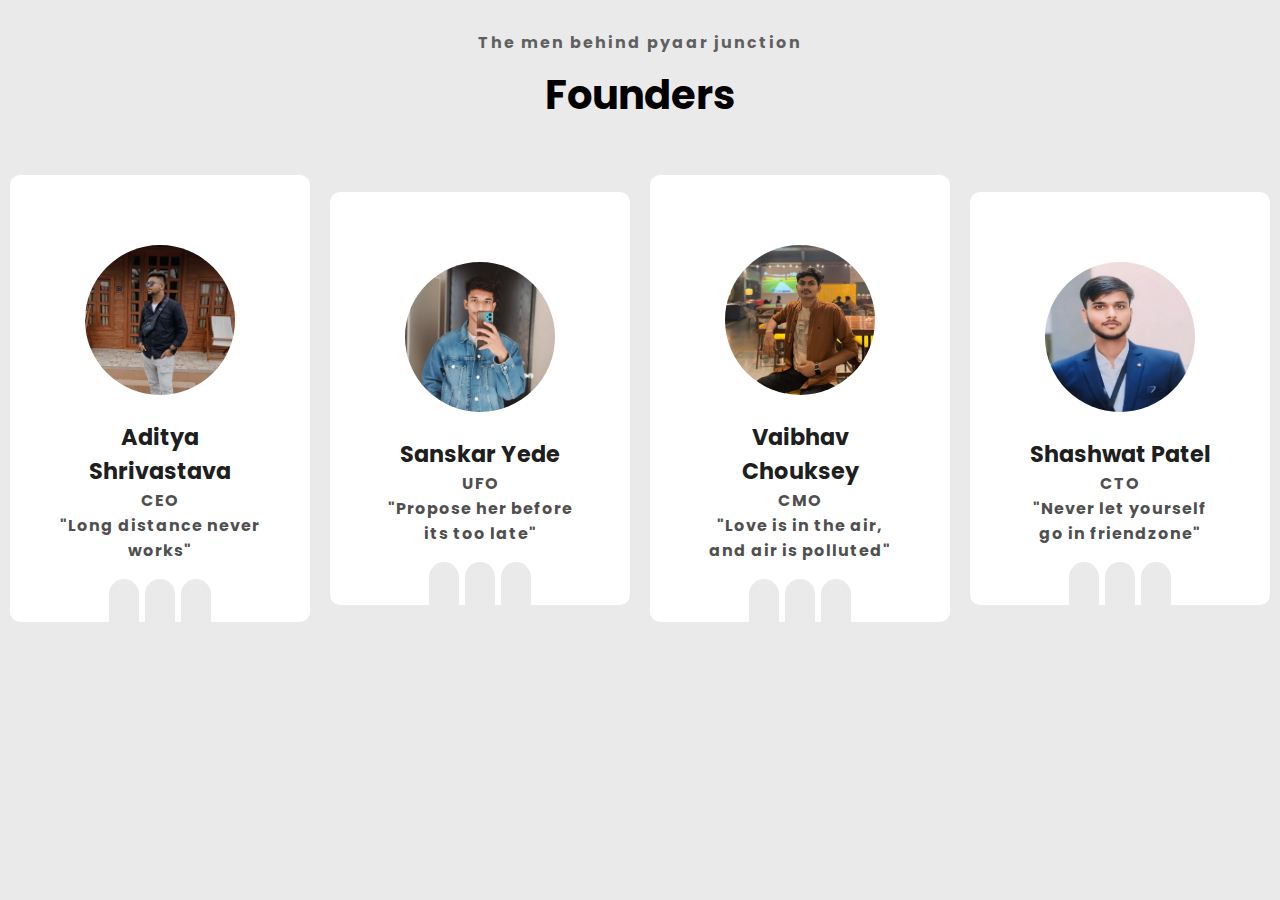
<file: Projectsriv/Project/founders.html>
<!DOCTYPE html>
<html lang="en">
<head>
    <meta charset="UTF-8">
    <meta http-equiv="X-UA-Compatible" content="IE=edge">
    <meta name="viewport" content="width=device-width, initial-scale=1.0">
    <title>Profile Cards Design</title>
    <link rel="stylesheet" href="https://cdnjs.cloudflare.com/ajax/libs/font-awesome/6.2.1/css/all.min.css" integrity="sha512-MV7K8+y+gLIBoVD59lQIYicR65iaqukzvf/nwasF0nqhPay5w/9lJmVM2hMDcnK1OnMGCdVK+iQrJ7lzPJQd1w==" crossorigin="anonymous" referrerpolicy="no-referrer" />
    <link rel="stylesheet" href="founders.css">
</head>
<body>

    <div class="container">
        <p>The men behind pyaar junction</p>
        <h1>Founders</h1>

        <div class="card-wrapper">
            <div class="card">
                <div class="profile-img">
                    <img src="me.jpg">
                </div>
                <div class="content">
                    <h3>Aditya Shrivastava</h3>
                    <p>CEO</p>
                    <p>"Long distance never works"</p>
                    <div class="social-media">
                        <i class="fa-brands fa-facebook"></i>
                        <i class="fa-brands fa-youtube"></i>
                        <i class="fa-brands fa-instagram"><a href="https://www.instagram.com/yaarr.adi?igsh=aWZ6Z3U0bjhoOHhn"></a></i>
                    </div>
                </div>
            </div>

            <!-- Profile 2 -->

            <div class="card">
                <div class="profile-img">
                    <img src="ss.jpg">
                </div>
                <div class="content">
                    <h3>Sanskar Yede</h3>
                    <p>UFO</p>
                    <p>"Propose her before its too late"</p>
                    <div class="social-media">
                        <i class="fa-brands fa-facebook"></i>
                        <i class="fa-brands fa-youtube"></i>
                        <i class="fa-brands fa-instagram"></i>
                    </div>
                </div>
            </div>


            <!-- Profile 3 -->

            <div class="card">
                <div class="profile-img">
                    <img src="choku.jpg">
                </div>
                <div class="content">
                    <h3>Vaibhav Chouksey</h3>
                    <p>CMO</p>
                    <p>"Love is in the air, and air is polluted"</p>
                    <div class="social-media">
                        <i class="fa-brands fa-facebook"></i>
                        <i class="fa-brands fa-youtube"></i>
                        <i class="fa-brands fa-instagram"></i>
                    </div>
                </div>
            </div>

            <!-- Profile 4 -->

            <div class="card">
                <div class="profile-img">
                    <img src="CR.jpg">
                </div>
                <div class="content">
                    <h3>Shashwat Patel</h3>
                    <p>CTO</p>
                    <p>"Never let yourself go in friendzone"</p>
                    <div class="social-media">
                        <i class="fa-brands fa-facebook"></i>
                        <i class="fa-brands fa-youtube"></i>
                        <i class="fa-brands fa-instagram"></i>
                    </div>
                </div>
            </div>
        </div>
    </div>
    
</body>
</html>
</file>
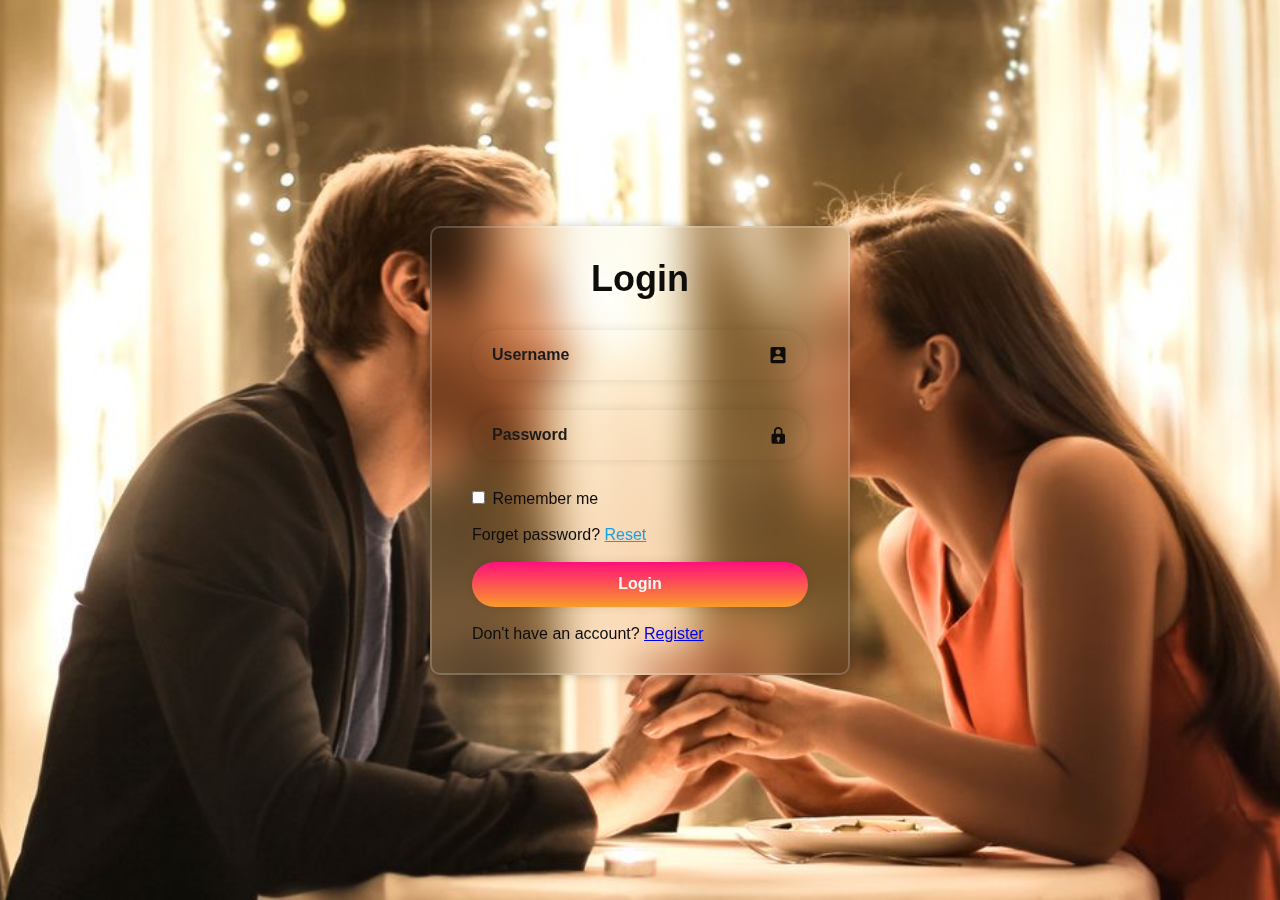
<file: Projectsriv/Project/login.html>
<!DOCTYPE html>
<html>
  <head>
    <meta charset="UTF-8">
    <meta http-equiv="X-UA-Compatible" content="IE=edge">
    <meta name="viewport" content="width=device-width, initial-scale=1.0"> 
        <title>Login Form in HTML and CSS | Codehal </title> 
    <link rel="stylesheet" href="login.css">
    <link href='https://unpkg.com/boxicons@2.1.4/css/boxicons.min.css' rel='stylesheet'>
  </head>
    

    <body>
    <form>
    <div class="wrapper"> <form action="">
        <h1>Login</h1>
<div class="input-box">
<input type="text" placeholder="Username" required>
<i class='bx bxs-user-rectangle'></i>
</div>

<div class="input-box">
<input type="password" placeholder="Password" required>
<i class='bx bxs-lock'></i>
</div>

<div class="remember-forgot">
<label><input type="checkbox"> Remember me</label><br><br>
<p>Forget password? <a href="#">Reset</a> </p> 
</div><br>
<button type="submit" class="btn" onclick="redirectToswipepage()">Login</button><br>

<script>
  function redirectToswipePage() {
      window.location.href = "swipe.html";
  }
  </script>

<div class="register-link"><br>
<p>Don't have an account? <a href="register.html">Register</a></p>
</div>
</form>

  </body>
</html>
</file>
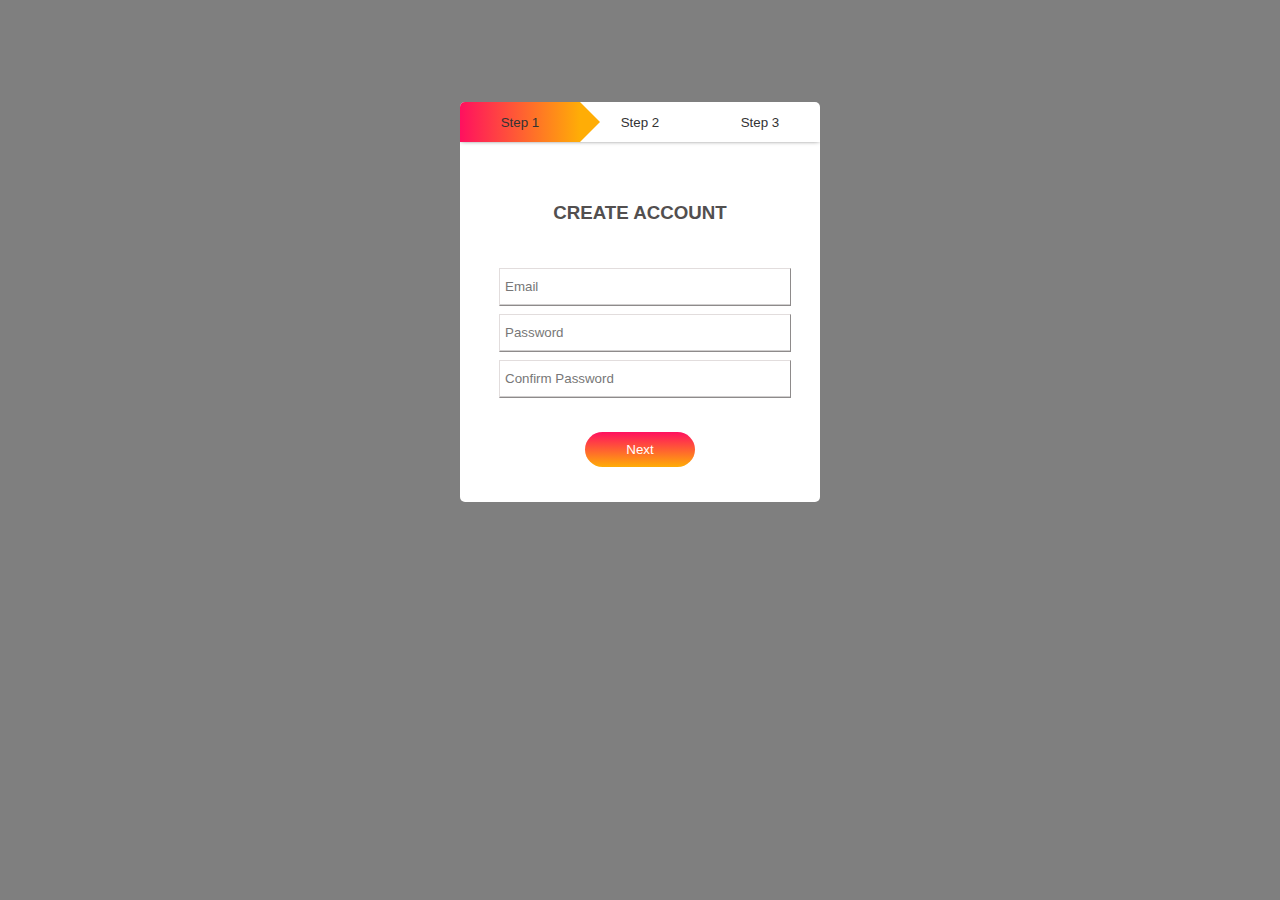
<file: Projectsriv/Project/register.html>
<!DOCTYPE html>
<html>
  <head>
    <meta charset="UTF-8">
    <meta http-equiv="X-UA-Compatible" content="IE=edge">
    <meta name="viewport" content="width=device-width, initial-scale=1.0"> 
        <title>Login Form in HTML and CSS | Codehal </title> 
    <link rel="stylesheet" href="register.css">
    <link href='https://unpkg.com/boxicons@2.1.4/css/boxicons.min.css' rel='stylesheet'>
  </head>
  <body>
    <body>
        <div class="container">
            <form id="form1">
                <h3>CREATE ACCOUNT</h3>
                <input type="text" placeholder="Email" required>
                <input type="password" placeholder="Password" required>
                <input type="password" placeholder="Confirm Password" required>
                <div class="btn-box">
                    <button id="next1" type="button">Next</button>
                </div>
            </form>
            <form id="form2">
                <h3>PERSONAL DETAILS</h3>
                <label for="Name">So, what do you like to be called?</label>
                <input type="text" placeholder="Name" required>
                <br><br>
                <label for="Age">How old are you?</label>
                <input type="number" placeholder="Age" required>
                <div class="btn-box">
                    <button id="back1" type="button">Back</button>
                    <button id="next2" type="button">Next</button>
                </div>
            </form>
            <form id="form3">
                <h3>What's your Gender?</h3>

                <div class="radio-container">
                    <div class="radio-wrapper">
                      <label class="radio-button">
                        <input id="option1" name="radio-group" type="radio">
                        <span class="radio-checkmark"></span>
                        <span class="radio-label">Male</span>
                      </label>
                    </div>
                  
                    <div class="radio-wrapper">
                      <label class="radio-button">
                        <input id="option2" name="radio-group" type="radio">
                        <span class="radio-checkmark"></span>
                        <span class="radio-label">Female</span>
                      </label>
                    </div>
                  
                    <div class="radio-wrapper">
                      <label class="radio-button">
                        <input id="option3" name="radio-group" type="radio">
                        <span class="radio-checkmark"></span>
                        <span class="radio-label">Other</span>
                      </label>
                    </div>
                  </div>
                  
                  <div class="checkbox-wrapper-46">
                    <input type="checkbox" id="cbx-46" class="inp-cbx" />
                    <label for="cbx-46" class="cbx"
                      ><span>
                        <svg viewBox="0 0 12 10" height="10px" width="12px">
                          <polyline points="1.5 6 4.5 9 10.5 1"></polyline></svg></span
                      ><span>Show on profile</span>
                    </label>
                  </div>
                  

                <div class="btn-box">
                    <button id="back2" type="button">Back</button>
                    <button id="next3" type="button" onclick="redirectToswipePage()">Submit</button>
                </div>
                <script>
                  function redirectToswipePage() {
                      window.location.href = "register2.html";
                  }
                  </script>


            </form>
           

           

            
            </form>
            <div class="step-row">
                <div id="progress"></div>
                <div class="step-col"><small>Step 1</small></div>
                <div class="step-col"><small>Step 2</small></div>
                <div class="step-col"><small>Step 3</small></div>
            </div>


            
        </div>
        <script>
            var form1 = document.getElementById("form1");
            var form2 = document.getElementById("form2");
            var form3 = document.getElementById("form3");
            var next1 = document.getElementById("next1");
            var next2 = document.getElementById("next2");
            var back1 = document.getElementById("back1");
            var back2 = document.getElementById("back2"); // Corrected variable name
            var progress = document.getElementById("progress");

            next1.onclick = function() {
                form1.style.left = "-450px";
                form2.style.left = "40px";
                progress.style.width ="240px";
            }
        
            next2.onclick = function() {
                form2.style.left = "-450px";
                form3.style.left = "40px";
                progress.style.width ="360px";
            }
        


            back1.onclick = function() {
                form1.style.left = "40px";
                form2.style.left = "450px";
                progress.style.width ="120px";
            }
        
            back2.onclick = function() {
                form2.style.left = "40px";
                form3.style.left = "450px";
                progress.style.width ="240px";
            }
        </script>
  </body>
</html>
</file>
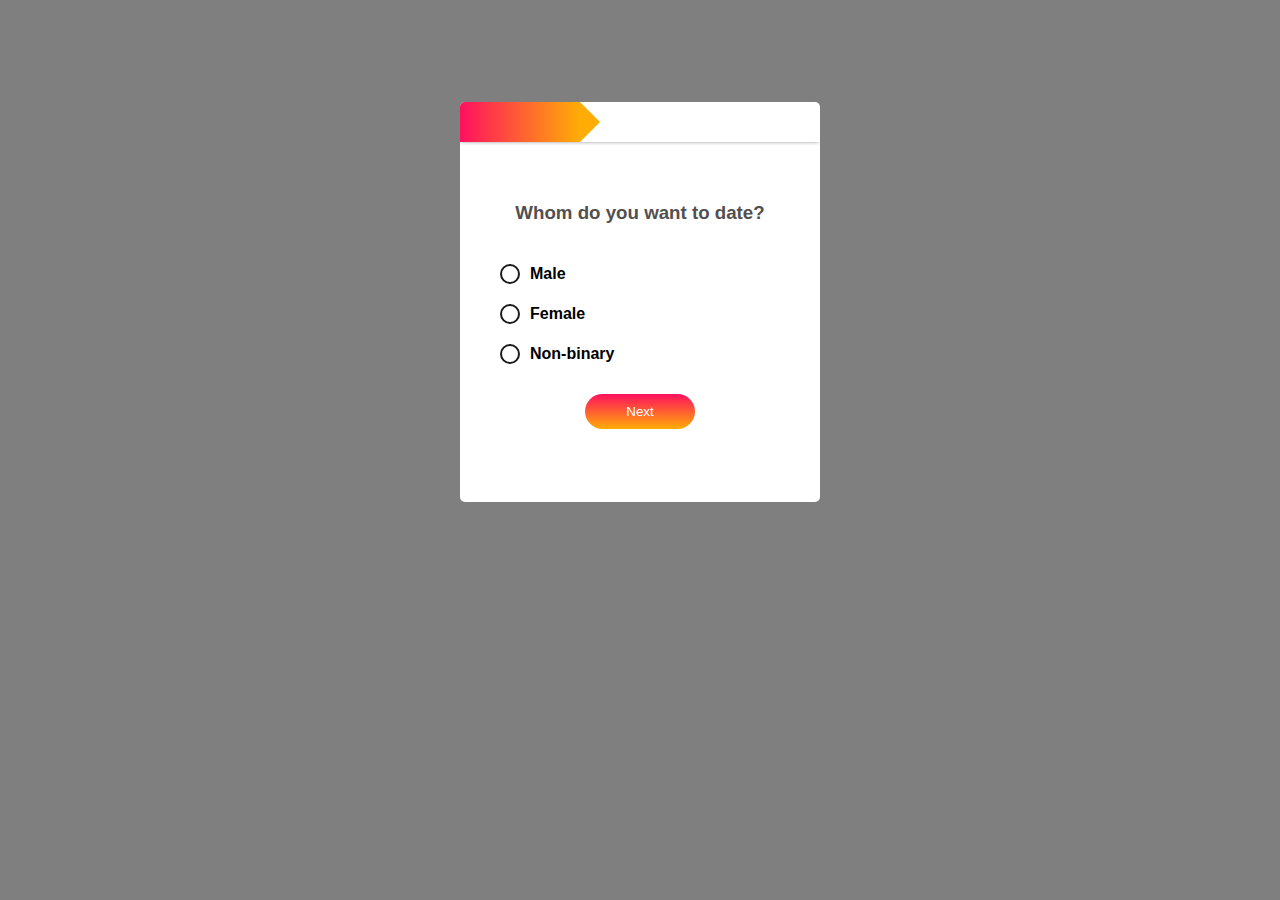
<file: Projectsriv/Project/register2.html>
<!DOCTYPE html>
<html>
  <head>
    <meta charset="UTF-8">
    <meta http-equiv="X-UA-Compatible" content="IE=edge">
    <meta name="viewport" content="width=device-width, initial-scale=1.0"> 
        <title>Login Form in HTML and CSS | Codehal </title> 
    <link rel="stylesheet" href="register.css">
    <link href='https://unpkg.com/boxicons@2.1.4/css/boxicons.min.css' rel='stylesheet'>
  </head>
  <body>
    <body>
        <div class="container">
            <form id="form1">
                <h3>Whom do you want to date?</h3>

                <div class="radio-container">
                    <div class="radio-wrapper">
                      <label class="radio-button">
                        <input id="option1" name="radio-group" type="radio">
                        <span class="radio-checkmark"></span>
                        <span class="radio-label">Male</span>
                      </label>
                    </div>
                  
                    <div class="radio-wrapper">
                      <label class="radio-button">
                        <input id="option2" name="radio-group" type="radio">
                        <span class="radio-checkmark"></span>
                        <span class="radio-label">Female</span>
                      </label>
                    </div>
                  
                    <div class="radio-wrapper">
                      <label class="radio-button">
                        <input id="option3" name="radio-group" type="radio">
                        <span class="radio-checkmark"></span>
                        <span class="radio-label">Non-binary</span>
                      </label>
                    </div>
                  </div>
                  <div class="btn-box">
                   
                   
                    <button id="next1" type="button">Next</button>
                </div>
            


            </form>

            <form id="form2">
                <h3>What's your education</h3>

                <div class="radio-container">
                    <div class="radio-wrapper">
                      <label class="radio-button">
                        <input id="option1" name="radio-group" type="radio">
                        <span class="radio-checkmark"></span>
                        <span class="radio-label">High School</span>
                      </label>
                    </div>
                  
                    <div class="radio-wrapper">
                      <label class="radio-button">
                        <input id="option2" name="radio-group" type="radio">
                        <span class="radio-checkmark"></span>
                        <span class="radio-label">In College</span>
                      </label>
                    </div>
                  
                    <div class="radio-wrapper">
                      <label class="radio-button">
                        <input id="option3" name="radio-group" type="radio">
                        <span class="radio-checkmark"></span>
                        <span class="radio-label">Undergraduate</span>
                      </label>
                    </div>
                    <div class="radio-wrapper">
                        <label class="radio-button">
                          <input id="option4" name="radio-group" type="radio">
                          <span class="radio-checkmark"></span>
                          <span class="radio-label">Post graduate</span>
                        </label>
                      </div>
                  </div>
                  <div class="btn-box">
                   
                    <button id="back1" type="button">Back</button>
                    <button id="next2" type="button">Next</button>
                </div>
            


            </form>
            <form id="form3">
                <h3>Do you drink?</h3>

                <div class="radio-container">
                    <div class="radio-wrapper">
                      <label class="radio-button">
                        <input id="option1" name="radio-group" type="radio">
                        <span class="radio-checkmark"></span>
                        <span class="radio-label">Frequently</span>
                      </label>
                    </div>
                  
                    <div class="radio-wrapper">
                      <label class="radio-button">
                        <input id="option2" name="radio-group" type="radio">
                        <span class="radio-checkmark"></span>
                        <span class="radio-label">Socially</span>
                      </label>
                    </div>
                  
                    <div class="radio-wrapper">
                      <label class="radio-button">
                        <input id="option3" name="radio-group" type="radio">
                        <span class="radio-checkmark"></span>
                        <span class="radio-label">Rarely</span>
                      </label>
                    </div>
                    <div class="radio-wrapper">
                        <label class="radio-button">
                          <input id="option4" name="radio-group" type="radio">
                          <span class="radio-checkmark"></span>
                          <span class="radio-label">Sober</span>
                        </label>
                      </div>
                  </div>
                  
            
                  

                <div class="btn-box">
                    <button id="back2" type="button">Back</button>
                    <button id="next3" type="button" onclick="redirectToswipePage()">Next</button>
                </div>
                <script>
                  function redirectToswipePage() {
                      window.location.href = "register3.html";
                  }
                  </script>


            </form>
           

           

            
            </form>
            <div class="step-row">
                <div id="progress"></div>
                <div class="step-col"><small></small></div>
                <div class="step-col"><small></small></div>
                <div class="step-col"><small></small></div>
            </div>


            
        </div>
        <script>
            var form1 = document.getElementById("form1");
            var form2 = document.getElementById("form2");
            var form3 = document.getElementById("form3");
            var next1 = document.getElementById("next1");
            var next2 = document.getElementById("next2");
            var back1 = document.getElementById("back1");
            var back2 = document.getElementById("back2"); // Corrected variable name
            var progress = document.getElementById("progress");

            next1.onclick = function() {
                form1.style.left = "-450px";
                form2.style.left = "40px";
                progress.style.width ="240px";
            }
        
            next2.onclick = function() {
                form2.style.left = "-450px";
                form3.style.left = "40px";
                progress.style.width ="360px";
            }
        


            back1.onclick = function() {
                form1.style.left = "40px";
                form2.style.left = "450px";
                progress.style.width ="120px";
            }
        
            back2.onclick = function() {
                form2.style.left = "40px";
                form3.style.left = "450px";
                progress.style.width ="240px";
            }
        </script>
  </body>
</html>
</file>
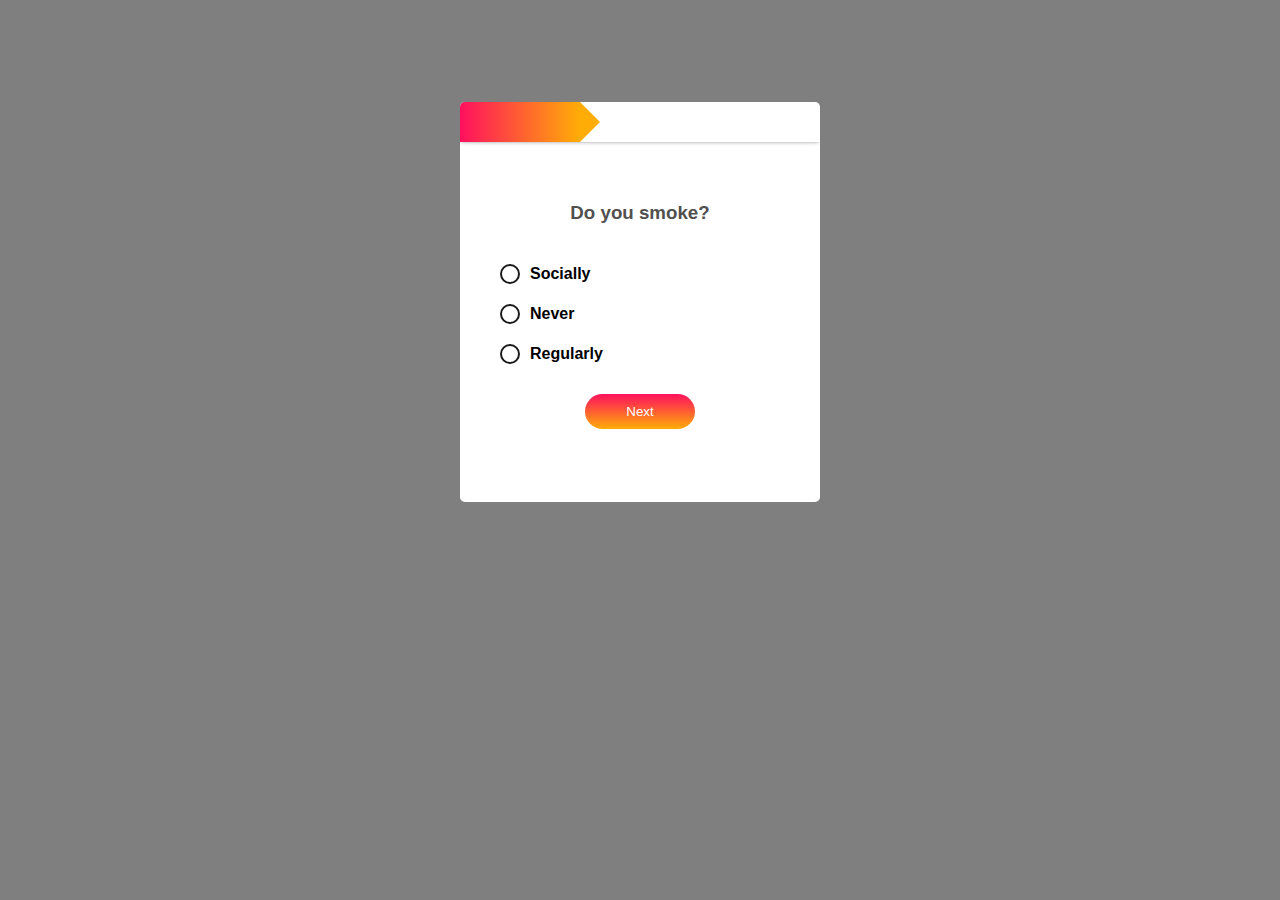
<file: Projectsriv/Project/register3.html>
<!DOCTYPE html>
<html>
  <head>
    <meta charset="UTF-8">
    <meta http-equiv="X-UA-Compatible" content="IE=edge">
    <meta name="viewport" content="width=device-width, initial-scale=1.0"> 
        <title>Login Form in HTML and CSS | Codehal </title> 
    <link rel="stylesheet" href="register.css">
    <link href='https://unpkg.com/boxicons@2.1.4/css/boxicons.min.css' rel='stylesheet'>
  </head>
  <body>
    <body>
        <div class="container">
            <form id="form1">
                <h3>Do you smoke?</h3>

                <div class="radio-container">
                    <div class="radio-wrapper">
                      <label class="radio-button">
                        <input id="option1" name="radio-group" type="radio">
                        <span class="radio-checkmark"></span>
                        <span class="radio-label">Socially</span>
                      </label>
                    </div>
                  
                    <div class="radio-wrapper">
                      <label class="radio-button">
                        <input id="option2" name="radio-group" type="radio">
                        <span class="radio-checkmark"></span>
                        <span class="radio-label">Never</span>
                      </label>
                    </div>
                  
                    <div class="radio-wrapper">
                      <label class="radio-button">
                        <input id="option3" name="radio-group" type="radio">
                        <span class="radio-checkmark"></span>
                        <span class="radio-label">Regularly</span>
                      </label>
                    </div>
                  </div>
                  <div class="btn-box">
                   
                   
                    <button id="next1" type="button">Next</button>
                </div>
            


            </form>

            <form id="form2">
                <h3>What do you want from your dates?</h3>

                <div class="radio-container">
                    <div class="radio-wrapper">
                      <label class="radio-button">
                        <input id="option1" name="radio-group" type="radio">
                        <span class="radio-checkmark"></span>
                        <span class="radio-label">relationship</span>
                      </label>
                    </div>
                  
                    <div class="radio-wrapper">
                      <label class="radio-button">
                        <input id="option2" name="radio-group" type="radio">
                        <span class="radio-checkmark"></span>
                        <span class="radio-label">Something casual</span>
                      </label>
                    </div>
                  
                    <div class="radio-wrapper">
                      <label class="radio-button">
                        <input id="option3" name="radio-group" type="radio">
                        <span class="radio-checkmark"></span>
                        <span class="radio-label">Marriage</span>
                      </label>
                    </div>
                    <div class="radio-wrapper">
                        <label class="radio-button">
                          <input id="option4" name="radio-group" type="radio">
                          <span class="radio-checkmark"></span>
                          <span class="radio-label">Don't know yet</span>
                        </label>
                      </div>
                  </div>
                  <div class="btn-box">
                   
                    <button id="back1" type="button">Back</button>
                    <button id="next2" type="button">Next</button>
                </div>
            


            </form>
            <form id="form3">
                <h3>What are your ideal plans for children?</h3>

                <div class="radio-container">
                    <div class="radio-wrapper">
                      <label class="radio-button">
                        <input id="option1" name="radio-group" type="radio">
                        <span class="radio-checkmark"></span>
                        <span class="radio-label">Want someday</span>
                      </label>
                    </div>
                  
                    <div class="radio-wrapper">
                      <label class="radio-button">
                        <input id="option2" name="radio-group" type="radio">
                        <span class="radio-checkmark"></span>
                        <span class="radio-label">Don't want</span>
                      </label>
                    </div>
                  
                    <div class="radio-wrapper">
                      <label class="radio-button">
                        <input id="option3" name="radio-group" type="radio">
                        <span class="radio-checkmark"></span>
                        <span class="radio-label">Have and want more</span>
                      </label>
                    </div>
                    <div class="radio-wrapper">
                        <label class="radio-button">
                          <input id="option4" name="radio-group" type="radio">
                          <span class="radio-checkmark"></span>
                          <span class="radio-label">Open to kids</span>
                        </label>
                      </div>
                  </div>
                  
            
                  

                <div class="btn-box">
                    <button id="back2" type="button">Back</button>
                    <button id="next3" type="button" onclick="redirectToswipePage()">Next</button>
                </div>
                <script>
                  function redirectToswipePage() {
                      window.location.href = "register4.html";
                  }
                  </script>


            </form>
           

           

            
            </form>
            <div class="step-row">
                <div id="progress"></div>
                <div class="step-col"><small></small></div>
                <div class="step-col"><small></small></div>
                <div class="step-col"><small></small></div>
            </div>


            
        </div>
        <script>
            var form1 = document.getElementById("form1");
            var form2 = document.getElementById("form2");
            var form3 = document.getElementById("form3");
            var next1 = document.getElementById("next1");
            var next2 = document.getElementById("next2");
            var back1 = document.getElementById("back1");
            var back2 = document.getElementById("back2"); // Corrected variable name
            var progress = document.getElementById("progress");

            next1.onclick = function() {
                form1.style.left = "-450px";
                form2.style.left = "40px";
                progress.style.width ="240px";
            }
        
            next2.onclick = function() {
                form2.style.left = "-450px";
                form3.style.left = "40px";
                progress.style.width ="360px";
            }
        


            back1.onclick = function() {
                form1.style.left = "40px";
                form2.style.left = "450px";
                progress.style.width ="120px";
            }
        
            back2.onclick = function() {
                form2.style.left = "40px";
                form3.style.left = "450px";
                progress.style.width ="240px";
            }
        </script>
  </body>
</html>
</file>
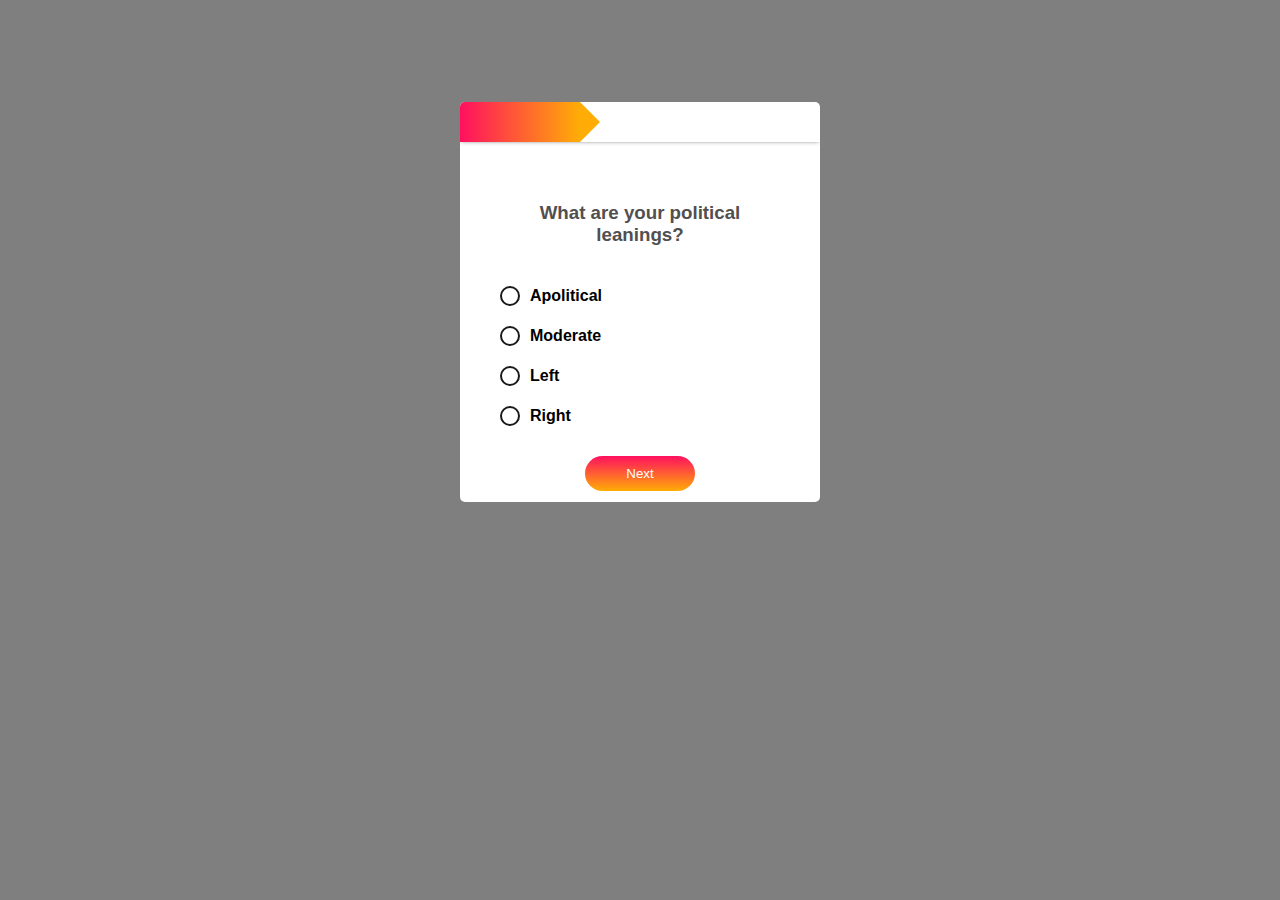
<file: Projectsriv/Project/register4.html>
<!DOCTYPE html>
<html>
  <head>
    <meta charset="UTF-8">
    <meta http-equiv="X-UA-Compatible" content="IE=edge">
    <meta name="viewport" content="width=device-width, initial-scale=1.0"> 
        <title>Login Form in HTML and CSS | Codehal </title> 
    <link rel="stylesheet" href="register.css">
    <link href='https://unpkg.com/boxicons@2.1.4/css/boxicons.min.css' rel='stylesheet'>
  </head>
  <body>
    <body>
        <div class="container">
            <form id="form1">
                <h3>What are your political leanings?</h3>

                <div class="radio-container">
                    <div class="radio-wrapper">
                      <label class="radio-button">
                        <input id="option1" name="radio-group" type="radio">
                        <span class="radio-checkmark"></span>
                        <span class="radio-label">Apolitical</span>
                      </label>
                    </div>
                  
                    <div class="radio-wrapper">
                      <label class="radio-button">
                        <input id="option2" name="radio-group" type="radio">
                        <span class="radio-checkmark"></span>
                        <span class="radio-label">Moderate</span>
                      </label>
                    </div>
                  
                    <div class="radio-wrapper">
                      <label class="radio-button">
                        <input id="option3" name="radio-group" type="radio">
                        <span class="radio-checkmark"></span>
                        <span class="radio-label">Left</span>
                      </label>
                    </div>

                    <div class="radio-wrapper">
                        <label class="radio-button">
                          <input id="option4" name="radio-group" type="radio">
                          <span class="radio-checkmark"></span>
                          <span class="radio-label">Right</span>
                        </label>
                      </div>

                  </div>
                  <div class="btn-box">
                   
                   
                    <button id="next1" type="button">Next</button>
                </div>
            


            </form>

            <form id="form2">
                <h3>What's your zodiac sign?</h3>

                <div class="radio-container">
                    <div class="radio-wrapper">
                      <label class="radio-button">
                        <input id="option1" name="radio-group" type="radio">
                        <span class="radio-checkmark"></span>
                        <span class="radio-label">Aries</span>
                      </label>
                    </div>
                  
                    <div class="radio-wrapper">
                      <label class="radio-button">
                        <input id="option2" name="radio-group" type="radio">
                        <span class="radio-checkmark"></span>
                        <span class="radio-label">Taurus</span>
                      </label>
                    </div>
                  
                    <div class="radio-wrapper">
                      <label class="radio-button">
                        <input id="option3" name="radio-group" type="radio">
                        <span class="radio-checkmark"></span>
                        <span class="radio-label">Gemini</span>
                      </label>
                    </div>
                    <div class="radio-wrapper">
                        <label class="radio-button">
                          <input id="option4" name="radio-group" type="radio">
                          <span class="radio-checkmark"></span>
                          <span class="radio-label">Cancer</span>
                        </label>
                      </div>
                  </div>
                  <div class="btn-box">
                   
                    <button id="back1" type="button">Back</button>
                    <button id="next2" type="button">Next</button>
                </div>
            


            </form>
            <form id="form3">
                <h3>About your previous relationships?</h3>

                <div class="radio-container">
                    <div class="radio-wrapper">
                      <label class="radio-button">
                        <input id="option1" name="radio-group" type="radio">
                        <span class="radio-checkmark"></span>
                        <span class="radio-label">Had few serious relationship</span>
                      </label>
                    </div>
                  
                    <div class="radio-wrapper">
                      <label class="radio-button">
                        <input id="option2" name="radio-group" type="radio">
                        <span class="radio-checkmark"></span>
                        <span class="radio-label">Had some hookups</span>
                      </label>
                    </div>
                  
                    <div class="radio-wrapper">
                      <label class="radio-button">
                        <input id="option3" name="radio-group" type="radio">
                        <span class="radio-checkmark"></span>
                        <span class="radio-label">Single since birth</span>
                      </label>
                    </div>
                    <div class="radio-wrapper">
                        <label class="radio-button">
                          <input id="option4" name="radio-group" type="radio">
                          <span class="radio-checkmark"></span>
                          <span class="radio-label">Prefer not to say</span>
                        </label>
                      </div>
                  </div>
                  
            
                  

                <div class="btn-box">
                    <button id="back2" type="button">Back</button>
                    <button id="next3" type="button" onclick="redirectToswipePage()">Submit</button>
                </div>
                <script>
                  function redirectToswipePage() {
                      window.location.href = "swipe.html";
                  }
                  </script>


            </form>
           

           

            
            </form>
            <div class="step-row">
                <div id="progress"></div>
                <div class="step-col"><small></small></div>
                <div class="step-col"><small></small></div>
                <div class="step-col"><small></small></div>
            </div>


            
        </div>
        <script>
            var form1 = document.getElementById("form1");
            var form2 = document.getElementById("form2");
            var form3 = document.getElementById("form3");
            var next1 = document.getElementById("next1");
            var next2 = document.getElementById("next2");
            var back1 = document.getElementById("back1");
            var back2 = document.getElementById("back2"); // Corrected variable name
            var progress = document.getElementById("progress");

            next1.onclick = function() {
                form1.style.left = "-450px";
                form2.style.left = "40px";
                progress.style.width ="240px";
            }
        
            next2.onclick = function() {
                form2.style.left = "-450px";
                form3.style.left = "40px";
                progress.style.width ="360px";
            }
        


            back1.onclick = function() {
                form1.style.left = "40px";
                form2.style.left = "450px";
                progress.style.width ="120px";
            }
        
            back2.onclick = function() {
                form2.style.left = "40px";
                form3.style.left = "450px";
                progress.style.width ="240px";
            }
        </script>
  </body>
</html>
</file>
<file: Projectsriv/Project/founders.css>
@import url('https://fonts.googleapis.com/css2?family=Poppins&display=swap');

*{
    padding: 0;
    margin: 0;
    box-sizing: border-box;
    font-family: 'Poppins', sans-serif;
}

body{
    display: flex;
    justify-content: center;
    align-items: center;
    background-color: #ebeaea;
}

.container p{
    text-align: center;
    margin: 30px 0px 10px 0px;
    color: rgba(0,0,0,0.6);
    letter-spacing: 2px;
    font-weight: bold;
}

.container h1{
    text-align: center;
    margin-bottom: 40px;
    font-size: 2.5rem;
}

.card-wrapper{
    display: flex;
    justify-content: center;
    align-items: center;
}

.card{
    background-color: white;
    padding: 70px 50px 0 50px;
    width: 25%;
    max-width: 350px;
    margin: 10px;
    border-radius: 10px;
}

.card .profile-img{
    width: 150px;
    height: 150px;
    border-radius: 50%;
    overflow: hidden;
    margin: auto;
}

.card .profile-img img{
    width: 100%;
    height: 100%;
}

.card .content{
    text-align: center;
}

.card .content h3{
    font-size: 1.4rem;
    margin-top: 25px;
    color: rgba(0,0,0,0.9);
}

.card .content p{
    color: rgba(0,0,0,0.7);
    letter-spacing: 1px;
    margin: 0;
}

.social-media{
    margin-top: 30px;
}

.social-media i{
    font-size: 1.2rem;
    color: rgba(0,0,0,0.8);
    background-color: #ebeaea;
    padding: 15px;
    margin: 0 3px;
    border-top-right-radius: 15px;
    border-top-left-radius: 15px;
    cursor: pointer;
    transition: 0.5s;

}

.social-media i:hover{
    background-color: #dddddd;
    color: rgba(0,0,0,0.9);
}

@media (max-width: 969px) {
    .card-wrapper{
        flex-wrap: wrap;
    }
    .card{
        width: 100%;
    }
}

@media (max-width: 500px) {
    .card-wrapper{
        flex-wrap: wrap;
    }
    .card{
        width: 100%;
        margin: 20px;
    }
}
</file>
<file: Projectsriv/Project/login.css>
* {
    margin: 0;
    padding: 0;
    box-sizing: border-box;
    font-family: "Poppins",Sans-Serif;
    
  }
  
  
  body {
      display: flex;
      justify-content: center;
      align-items: center;
      min-height: 100vh;
      background: url(bg.jpg) no-repeat;
      background-size: cover;
      background-position: center;
      color: rgb(208, 224, 31);

      
  }
  
  .wrapper {
      width: 420px;
      background: transparent;
      border: 2px solid rgba(255, 255, 255, .2);
      backdrop-filter: blur(20px);
      box-shadow: 0 0 10px rgba(0, 0, 0, 0.2);
      color: #0f0c0c;
      border-radius: 10px;
      padding: 30px 40px;
  }
  
  .wrapper h1 {
      font-size: 36px;
      text-align: center;
  }
  
  .wrapper .input-box {
      position: relative;
      width: 100%;
      height: 50px;
      background: transparent;
      margin: 30px 0;
  }
  
  .input-box input {
      width: 100%;
      height: 100%;
      background: transparent;
      border: none;
      outline: none;
      border-radius: 40px;
      box-shadow: 0 0 10px rgba(0, 0, 0, 0.1);
      cursor: pointer;
      font-size: 16px;
      color: #333;
      font-weight: 600;
      padding: 0 20px;
  }
  
  .input-box input::placeholder {
      color: #1d1a1a;
  }
  
  .input-box i {
      position: absolute;
      right: 20px;
      top: 50%;
      transform: translateY(-50%);
      font-size: 20px;
  }
  
  .wrapper.remember-forgot {
      display: flex;
      justify-content: space-between;
      font-size: 14.5px;
      margin: -15px 0 15px;
  }
  
  .remember-forgot label input {
      accent-color: #1f1d1d;
      margin-right: 3px;
  }
  
  .remember-forgot a {
      color: #18a0e4;
      text-decoration: underline;
  }
  
  .wrapper .btn {
      width: 100%;
      height: 45px;
      background: linear-gradient(#ff0f7b, #f89b29);
      border: none;
      outline: none;
      border-radius: 40px;
      box-shadow: 0 0 10px rgba(0, 0, 0, 0.1);
      cursor: pointer;
      font-size: 16px;
      color: #f7f8f7;
      font-weight: 600;
  }
  
  .wrapper.register-link {
      font-size: 14.5px;
      text-align: center;
      margin-top: 20px;
  }
  
  .register-link p a:hover {
      text-decoration: underline;
  }
</file>
<file: Projectsriv/Project/register.css>
* {
    margin: 0;
    padding: 0;
    font-family: sans-serif;
}

body {
    background-image: linear-gradient(rgba(0,0,0,0.5),rgba(0,0,0,0.5)), url("https://s1.1zoom.me/big0/853/Men_Love_Couples_in_love_Two_Brown_haired_Hat_556561_1280x853.jpg");
    background-position: center;
    background-size: cover;
}

.container {
    width: 360px;
    height: 400px;
    margin: 8% auto;
    background: #fff;
    border-radius: 5px;
    position: relative;
    overflow: hidden;
}

h3 {
    text-align: center;
    margin-bottom: 40px;
    color: #524f4f;
}

.container form {
    width: 280px;
    position: absolute;
    top: 100px;
    left: 40px;
    transition: 0.5s;
}

form input {
    width: 100%;
    padding: 10px 5px;
    margin: 5px 0;
    border: 0;
    border-bottom: 1px solid #d1cfcf;
    outline: outset;
    outline-color: #e2dddd;
    outline-width: 0.04cm;
    background: transparent;
}

input::placeholder {
    color: #777;
}

.btn-box {
    width: 100%;
    margin: 30px auto;
    text-align: center;
}

form button {
    width: 110px;
    height: 35px;
    margin: 0 10px;
    background: linear-gradient(#ff105f, #ffad06);
    border-radius: 30px;
    border: 0;
    outline: none;
    color: #fff;
    cursor: pointer;
}

#form2{
    left: 450px;
}

#form3{
    left: 450px;
}

.step-row {
    width: 360px;
    height: 40px;
    margin: 0 auto;
    display: flex;
    align-items: center;
    box-shadow: 0 -1px 5px -1px #000;
    position: relative;
}

.step-col {
    width: 120px;
    text-align: center;
    color: #333;
    position: relative;
}
#progress {
    position: absolute;
    height: 100%;
    width: 120px;
    background: linear-gradient(to right, #ff105f, #ffad06);
    transform: 1s;
}

#progress::after {
    content: '';
    height: 0;
    width: 0;
    border-top: 20px solid transparent;
    border-bottom: 20px solid transparent;
    position: absolute;
    right: -20px;
    top: 0;
    border-left: 20px solid #ffad06; /* Added missing property and value */
}




radio-container {
    margin: 0 auto;
    max-width: 300px;
    color: white;
  }
  
  .radio-wrapper {
    margin-bottom: 20px;
  }
  
  .radio-button {
    display: flex;
    align-items: center;
    cursor: pointer;
    transition: all 0.2s ease-in-out;
  }
  
  .radio-button:hover {
    transform: translateY(-2px);
  }
  
  .radio-button input[type="radio"] {
    display: none;
  }
  
  .radio-checkmark {
    display: inline-block;
    position: relative;
    width: 16px;
    height: 16px;
    margin-right: 10px;
    border: 2px solid #1c1b1b;
    border-radius: 50%;
  }
  
  .radio-checkmark:before {
    content: "";
    position: absolute;
    top: 50%;
    left: 50%;
    transform: translate(-50%, -50%) scale(0);
    width: 8px;
    height: 8px;
    border-radius: 50%;
    background-color: #dd2e2e;
    transition: all 0.2s ease-in-out;
  }
  
  .radio-button input[type="radio"]:checked ~ .radio-checkmark:before {
    transform: translate(-50%, -50%) scale(1);
  }
  
  .radio-label {
    font-size: 16px;
    font-weight: 600;
  }

  
  .checkbox-wrapper-46 input[type="checkbox"] {
    display: none;
    visibility: hidden;
  }
  
  .checkbox-wrapper-46 .cbx {
    margin: auto;
    -webkit-user-select: none;
    user-select: none;
    cursor: pointer;
  }
  .checkbox-wrapper-46 .cbx span {
    display: inline-block;
    vertical-align: middle;
    transform: translate3d(0, 0, 0);
  }
  .checkbox-wrapper-46 .cbx span:first-child {
    position: relative;
    width: 18px;
    height: 18px;
    border-radius: 3px;
    transform: scale(1);
    vertical-align: middle;
    border: 1px solid #9098a9;
    transition: all 0.2s ease;
  }
  .checkbox-wrapper-46 .cbx span:first-child svg {
    position: absolute;
    top: 3px;
    left: 2px;
    fill: none;
    stroke: #ffffff;
    stroke-width: 2;
    stroke-linecap: round;
    stroke-linejoin: round;
    stroke-dasharray: 16px;
    stroke-dashoffset: 16px;
    transition: all 0.3s ease;
    transition-delay: 0.1s;
    transform: translate3d(0, 0, 0);
  }
  .checkbox-wrapper-46 .cbx span:first-child:before {
    content: "";
    width: 100%;
    height: 100%;
    background: #e40707;
    display: block;
    transform: scale(0);
    opacity: 1;
    border-radius: 50%;
  }
  .checkbox-wrapper-46 .cbx span:last-child {
    padding-left: 8px;
  }
  .checkbox-wrapper-46 .cbx:hover span:first-child {
    border-color: #d71919;
  }
  
  .checkbox-wrapper-46 .inp-cbx:checked + .cbx span:first-child {
    background: #f52525;
    border-color: #ec5050;
    animation: wave-46 0.4s ease;
  }
  .checkbox-wrapper-46 .inp-cbx:checked + .cbx span:first-child svg {
    stroke-dashoffset: 0;
  }
  .checkbox-wrapper-46 .inp-cbx:checked + .cbx span:first-child:before {
    transform: scale(3.5);
    opacity: 0;
    transition: all 0.6s ease;
  }
  
  @keyframes wave-46 {
    50% {
      transform: scale(0.9);
    }
  }
</file>
